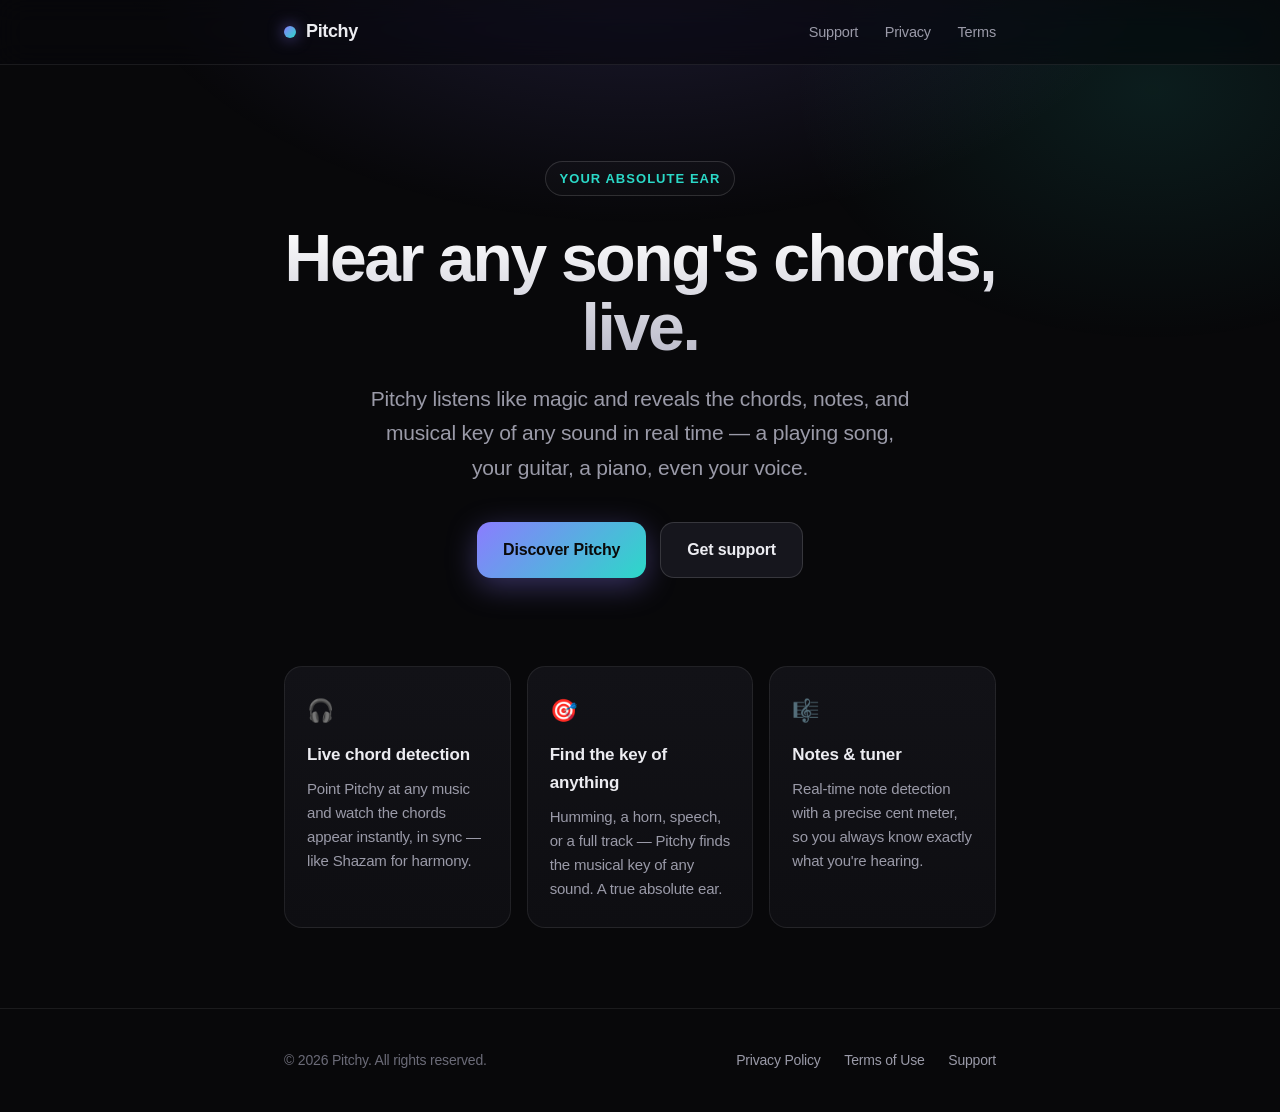
<file: index.html>
<!DOCTYPE html>
<html lang="en">
<head>
  <meta charset="UTF-8" />
  <meta name="viewport" content="width=device-width, initial-scale=1.0" />
  <title>Pitchy — Hear any song's chords, live</title>
  <meta name="description" content="Pitchy listens like magic and shows the chords, notes, and musical key of any sound in real time — songs, guitar, piano, even your voice. On-device and private." />
  <meta property="og:title" content="Pitchy — Chord & Key Finder" />
  <meta property="og:description" content="Real-time chords, notes, and key detection for any sound. On-device. Private." />
  <meta property="og:type" content="website" />
  <link rel="stylesheet" href="style.css" />
</head>
<body>
  <header class="site">
    <div class="wrap">
      <a class="brand" href="index.html"><span class="dot"></span> Pitchy</a>
      <nav class="site">
        <a href="support.html">Support</a>
        <a href="privacy.html">Privacy</a>
        <a href="terms.html">Terms</a>
      </nav>
    </div>
  </header>

  <section class="hero">
    <div class="wrap">
      <span class="eyebrow">Your absolute ear</span>
      <h1>Hear any song's chords, live.</h1>
      <p class="lead">Pitchy listens like magic and reveals the chords, notes, and musical key of any sound in real time — a playing song, your guitar, a piano, even your voice.</p>
      <div class="cta-row">
        <a class="cta" href="#features">Discover Pitchy</a>
        <a class="cta secondary" href="support.html">Get support</a>
      </div>
    </div>
  </section>

  <section class="wrap" id="features">
    <div class="features">
      <div class="card">
        <span class="ic">🎧</span>
        <h3>Live chord detection</h3>
        <p>Point Pitchy at any music and watch the chords appear instantly, in sync — like Shazam for harmony.</p>
      </div>
      <div class="card">
        <span class="ic">🎯</span>
        <h3>Find the key of anything</h3>
        <p>Humming, a horn, speech, or a full track — Pitchy finds the musical key of any sound. A true absolute ear.</p>
      </div>
      <div class="card">
        <span class="ic">🎼</span>
        <h3>Notes &amp; tuner</h3>
        <p>Real-time note detection with a precise cent meter, so you always know exactly what you're hearing.</p>
      </div>
    </div>
  </section>

  <footer class="site">
    <div class="wrap">
      <span>© 2026 Pitchy. All rights reserved.</span>
      <nav>
        <a href="privacy.html">Privacy Policy</a>
        <a href="terms.html">Terms of Use</a>
        <a href="support.html">Support</a>
      </nav>
    </div>
  </footer>
</body>
</html>
</file>
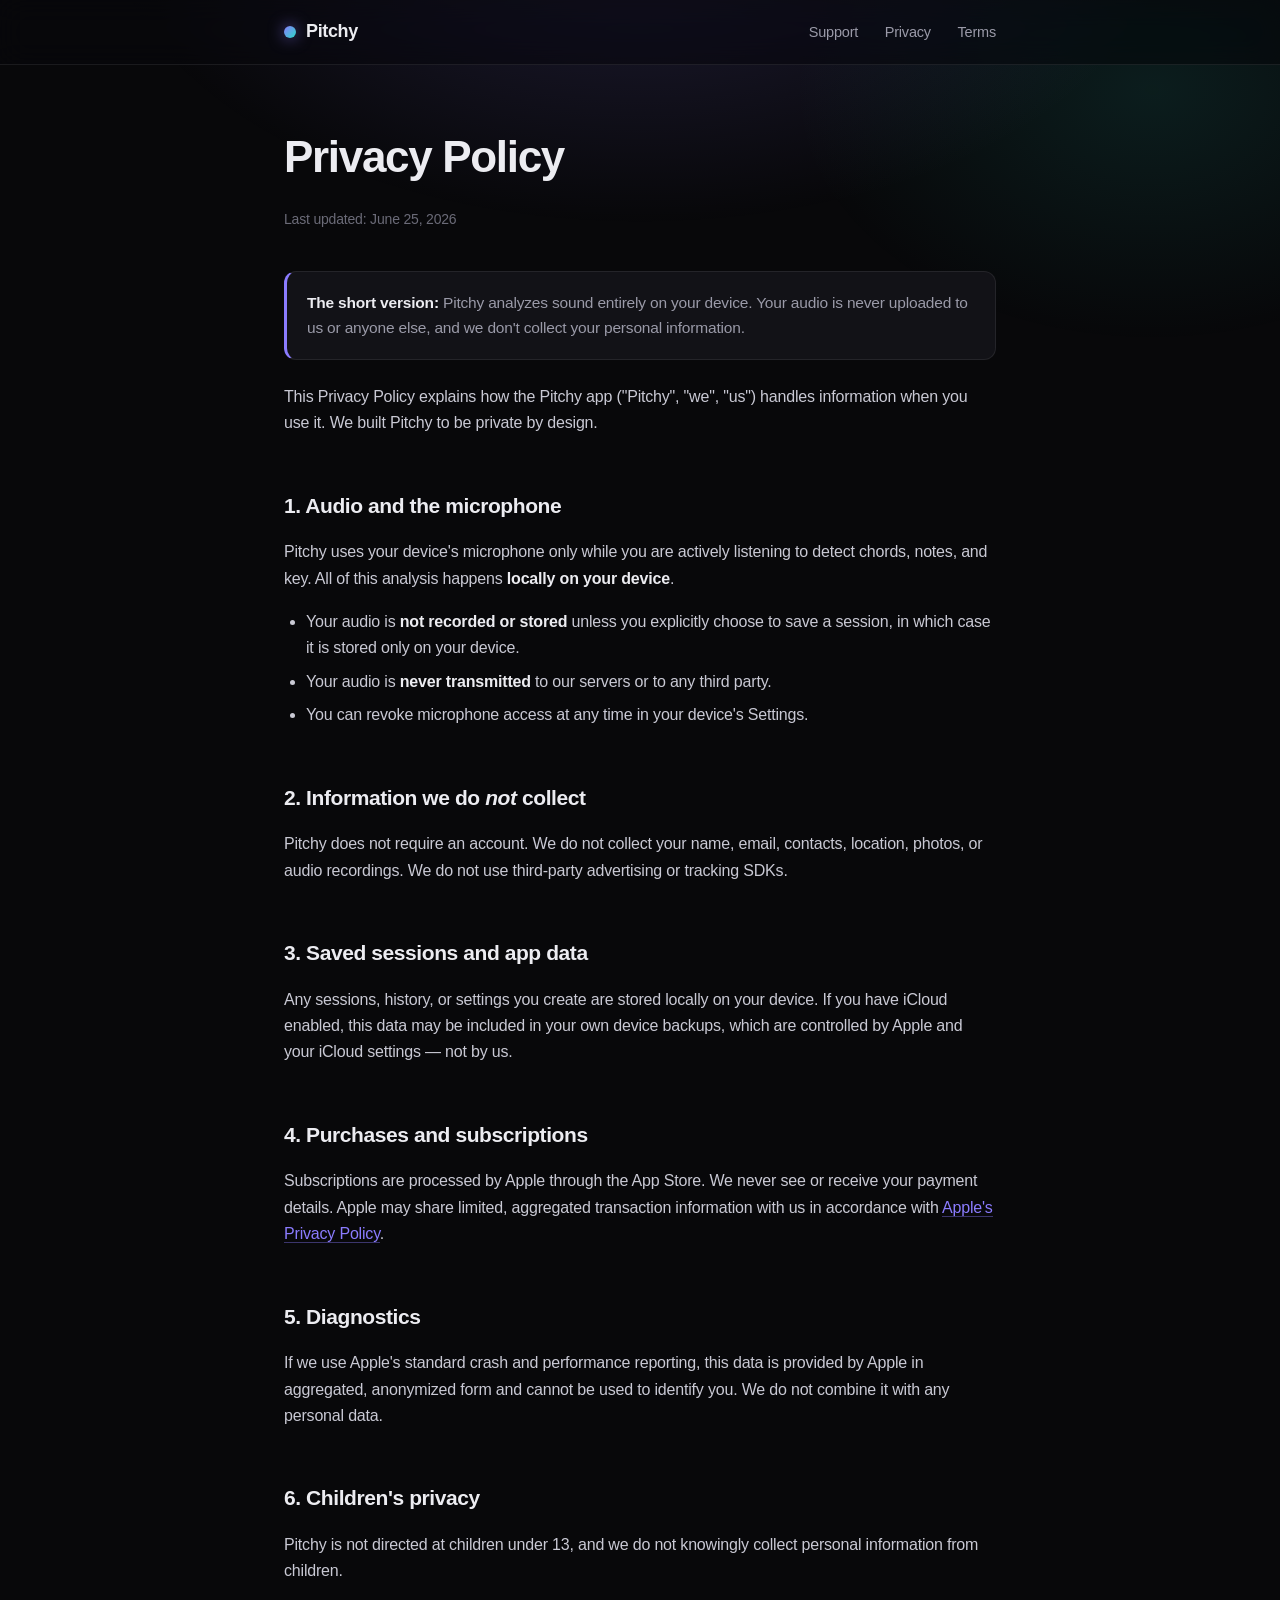
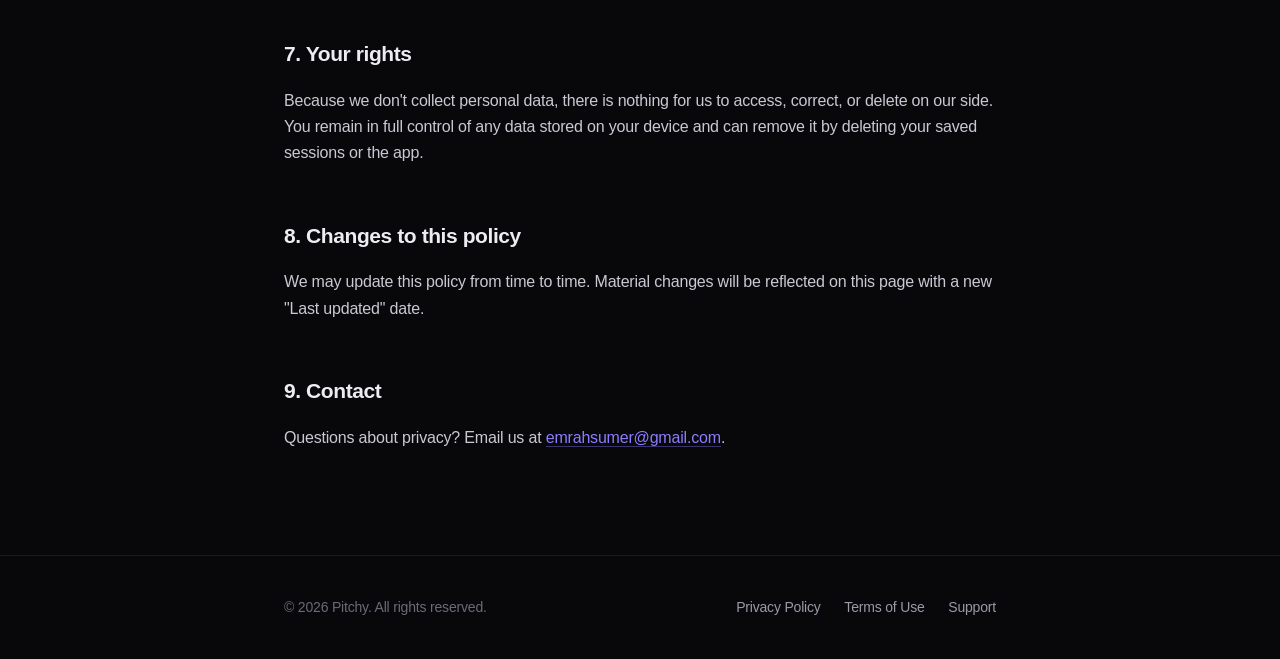
<file: privacy.html>
<!DOCTYPE html>
<html lang="en">
<head>
  <meta charset="UTF-8" />
  <meta name="viewport" content="width=device-width, initial-scale=1.0" />
  <title>Privacy Policy — Pitchy</title>
  <meta name="description" content="Pitchy's privacy policy. All audio analysis happens on your device. We don't collect, store, or share your personal data." />
  <link rel="stylesheet" href="style.css" />
</head>
<body>
  <header class="site">
    <div class="wrap">
      <a class="brand" href="index.html"><span class="dot"></span> Pitchy</a>
      <nav class="site">
        <a href="support.html">Support</a>
        <a href="privacy.html">Privacy</a>
        <a href="terms.html">Terms</a>
      </nav>
    </div>
  </header>

  <main class="doc">
    <div class="wrap">
      <h1>Privacy Policy</h1>
      <p class="updated">Last updated: June 25, 2026</p>

      <div class="callout">
        <strong>The short version:</strong> Pitchy analyzes sound entirely on your device. Your audio is never uploaded to us or anyone else, and we don't collect your personal information.
      </div>

      <p>This Privacy Policy explains how the Pitchy app ("Pitchy", "we", "us") handles information when you use it. We built Pitchy to be private by design.</p>

      <h2>1. Audio and the microphone</h2>
      <p>Pitchy uses your device's microphone only while you are actively listening to detect chords, notes, and key. All of this analysis happens <strong>locally on your device</strong>.</p>
      <ul>
        <li>Your audio is <strong>not recorded or stored</strong> unless you explicitly choose to save a session, in which case it is stored only on your device.</li>
        <li>Your audio is <strong>never transmitted</strong> to our servers or to any third party.</li>
        <li>You can revoke microphone access at any time in your device's Settings.</li>
      </ul>

      <h2>2. Information we do <em>not</em> collect</h2>
      <p>Pitchy does not require an account. We do not collect your name, email, contacts, location, photos, or audio recordings. We do not use third-party advertising or tracking SDKs.</p>

      <h2>3. Saved sessions and app data</h2>
      <p>Any sessions, history, or settings you create are stored locally on your device. If you have iCloud enabled, this data may be included in your own device backups, which are controlled by Apple and your iCloud settings — not by us.</p>

      <h2>4. Purchases and subscriptions</h2>
      <p>Subscriptions are processed by Apple through the App Store. We never see or receive your payment details. Apple may share limited, aggregated transaction information with us in accordance with <a href="https://www.apple.com/legal/privacy/" target="_blank" rel="noopener">Apple's Privacy Policy</a>.</p>

      <h2>5. Diagnostics</h2>
      <p>If we use Apple's standard crash and performance reporting, this data is provided by Apple in aggregated, anonymized form and cannot be used to identify you. We do not combine it with any personal data.</p>

      <h2>6. Children's privacy</h2>
      <p>Pitchy is not directed at children under 13, and we do not knowingly collect personal information from children.</p>

      <h2>7. Your rights</h2>
      <p>Because we don't collect personal data, there is nothing for us to access, correct, or delete on our side. You remain in full control of any data stored on your device and can remove it by deleting your saved sessions or the app.</p>

      <h2>8. Changes to this policy</h2>
      <p>We may update this policy from time to time. Material changes will be reflected on this page with a new "Last updated" date.</p>

      <h2>9. Contact</h2>
      <p>Questions about privacy? Email us at <a href="mailto:emrahsumer@gmail.com">emrahsumer@gmail.com</a>.</p>
    </div>
  </main>

  <footer class="site">
    <div class="wrap">
      <span>© 2026 Pitchy. All rights reserved.</span>
      <nav>
        <a href="privacy.html">Privacy Policy</a>
        <a href="terms.html">Terms of Use</a>
        <a href="support.html">Support</a>
      </nav>
    </div>
  </footer>
</body>
</html>
</file>
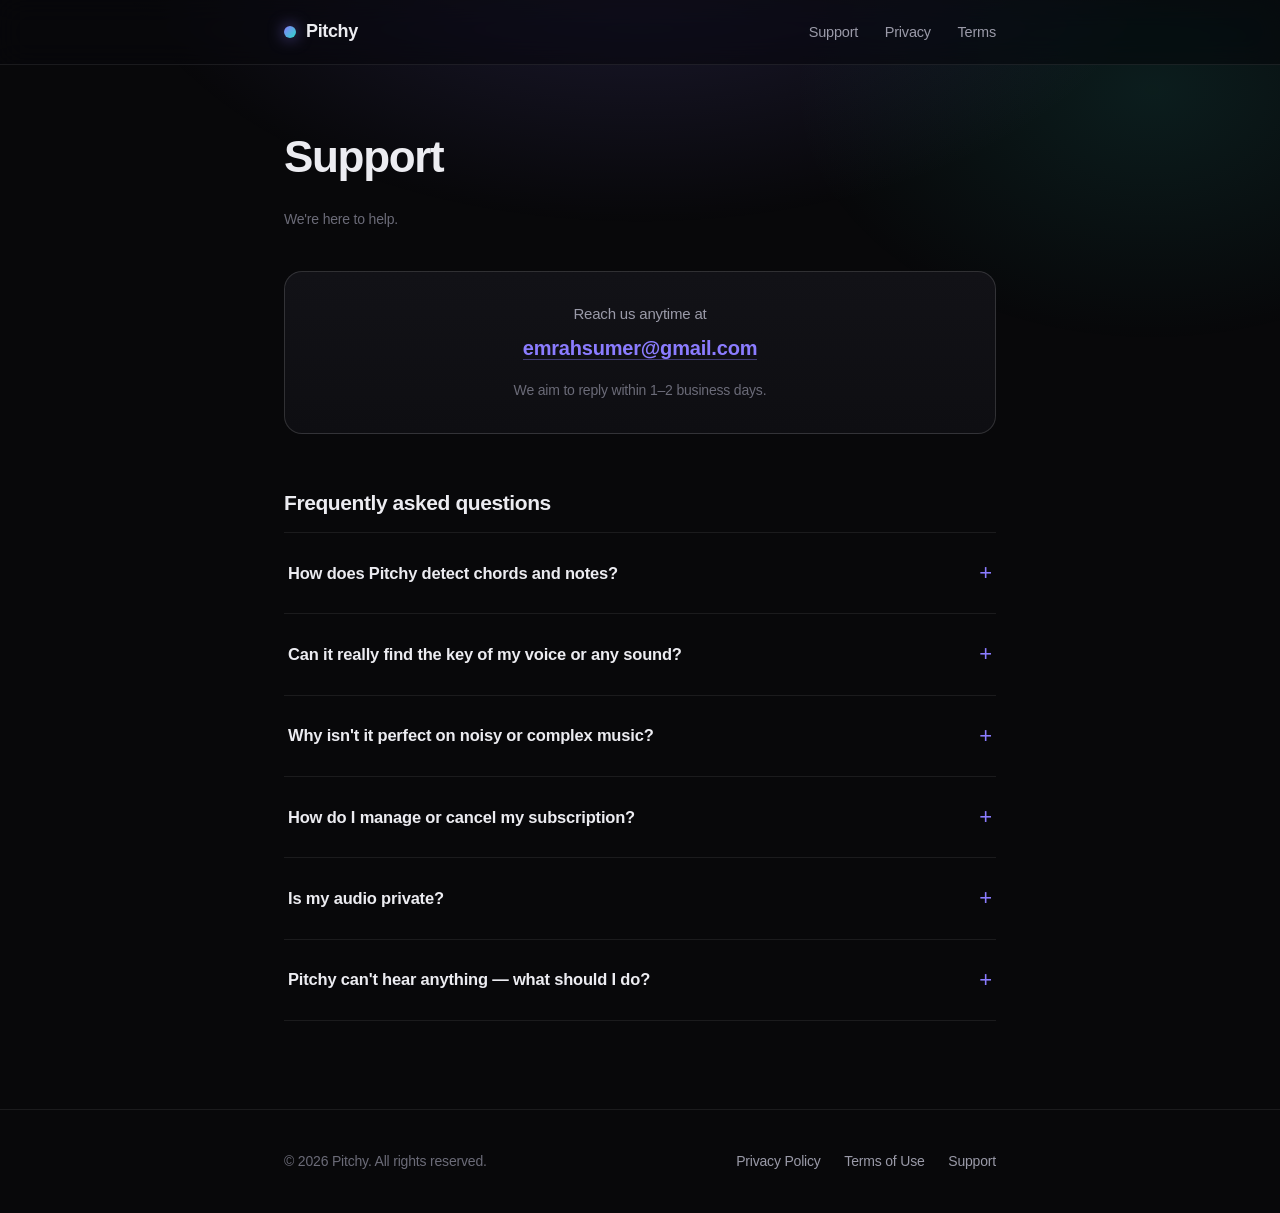
<file: support.html>
<!DOCTYPE html>
<html lang="en">
<head>
  <meta charset="UTF-8" />
  <meta name="viewport" content="width=device-width, initial-scale=1.0" />
  <title>Support — Pitchy</title>
  <meta name="description" content="Get help with Pitchy. Contact us and read answers to common questions about chord detection, key finding, and subscriptions." />
  <link rel="stylesheet" href="style.css" />
</head>
<body>
  <header class="site">
    <div class="wrap">
      <a class="brand" href="index.html"><span class="dot"></span> Pitchy</a>
      <nav class="site">
        <a href="support.html">Support</a>
        <a href="privacy.html">Privacy</a>
        <a href="terms.html">Terms</a>
      </nav>
    </div>
  </header>

  <main class="doc">
    <div class="wrap">
      <h1>Support</h1>
      <p class="updated">We're here to help.</p>

      <div class="contact-box">
        <p style="margin:0 0 6px; color:var(--muted); font-size:15px;">Reach us anytime at</p>
        <a class="email" href="mailto:emrahsumer@gmail.com">emrahsumer@gmail.com</a>
        <p style="margin:14px 0 0; color:var(--faint); font-size:14px;">We aim to reply within 1–2 business days.</p>
      </div>

      <h2>Frequently asked questions</h2>
      <div class="faq">
        <details>
          <summary>How does Pitchy detect chords and notes?</summary>
          <p>Pitchy listens through your microphone and analyzes the sound in real time, entirely on your device, to identify the notes, chords, and overall musical key. Nothing is sent to the internet.</p>
        </details>
        <details>
          <summary>Can it really find the key of my voice or any sound?</summary>
          <p>Yes — that's what makes Pitchy special. It estimates the dominant musical key from almost any sound source, including humming, singing, or instruments. Clean, steady sounds give the most accurate results.</p>
        </details>
        <details>
          <summary>Why isn't it perfect on noisy or complex music?</summary>
          <p>Detecting many notes at once from noisy, real-world audio is genuinely hard. Pitchy shows a confidence indicator so you always know how sure it is, and accuracy keeps improving with each update.</p>
        </details>
        <details>
          <summary>How do I manage or cancel my subscription?</summary>
          <p>Subscriptions are handled by Apple. Open the <strong>Settings</strong> app on your device, tap your name, then <strong>Subscriptions</strong>, and select Pitchy to change or cancel. You can also manage it in the App Store under your account.</p>
        </details>
        <details>
          <summary>Is my audio private?</summary>
          <p>Completely. All analysis happens on your device and your audio is never uploaded or shared. See our <a href="privacy.html">Privacy Policy</a> for details.</p>
        </details>
        <details>
          <summary>Pitchy can't hear anything — what should I do?</summary>
          <p>Make sure microphone access is enabled for Pitchy in your device's <strong>Settings → Privacy &amp; Security → Microphone</strong>, and that no other app is using the microphone.</p>
        </details>
      </div>
    </div>
  </main>

  <footer class="site">
    <div class="wrap">
      <span>© 2026 Pitchy. All rights reserved.</span>
      <nav>
        <a href="privacy.html">Privacy Policy</a>
        <a href="terms.html">Terms of Use</a>
        <a href="support.html">Support</a>
      </nav>
    </div>
  </footer>
</body>
</html>
</file>
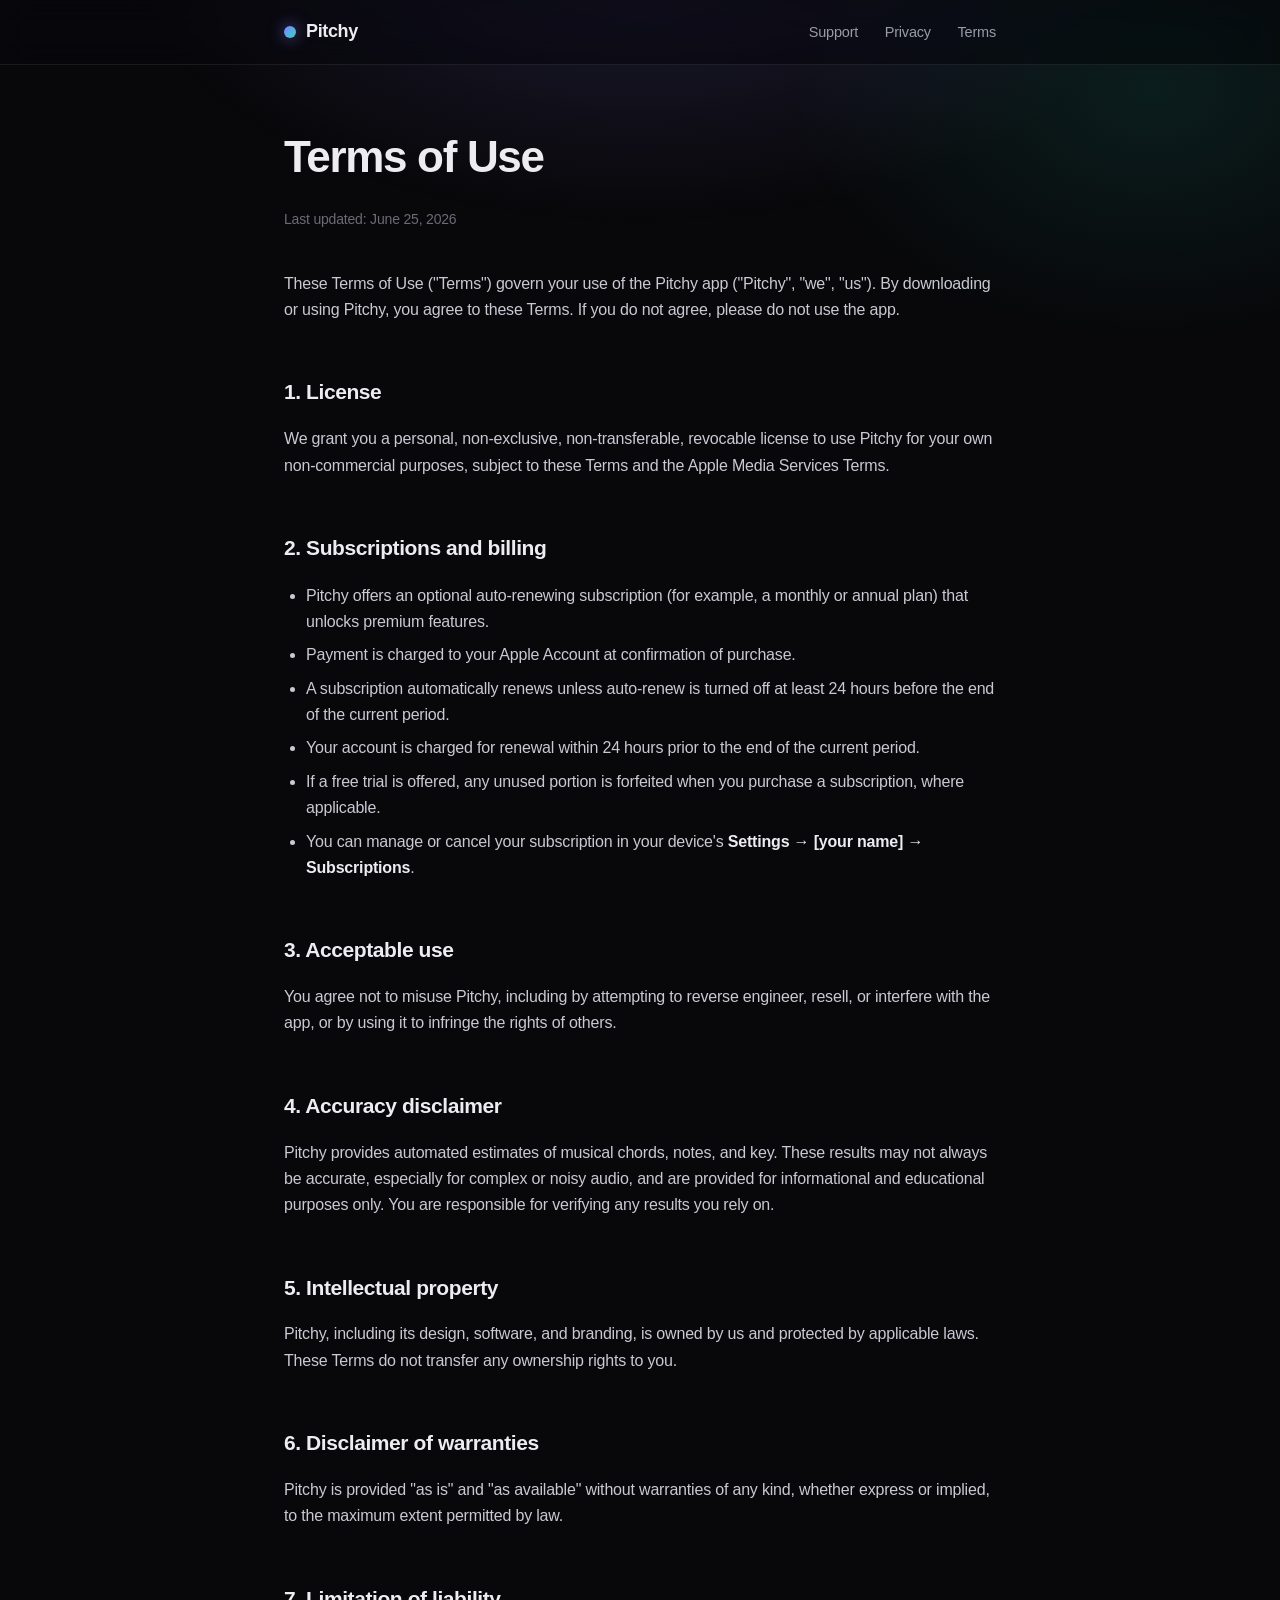
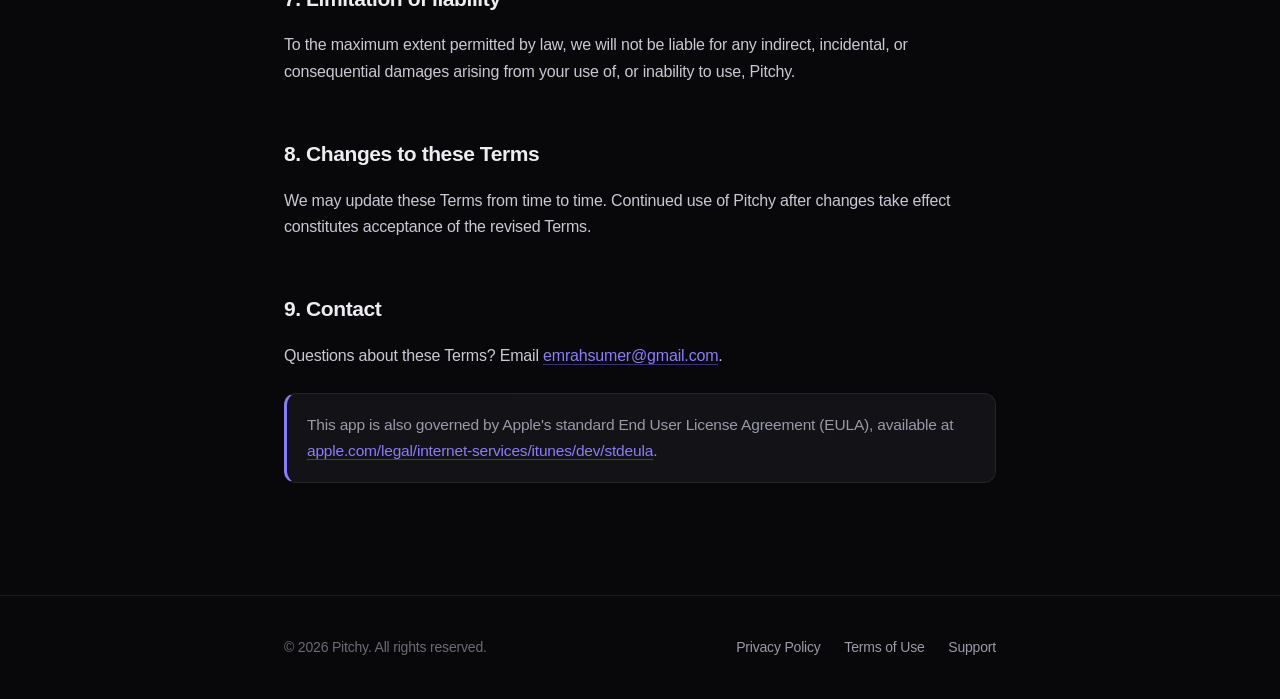
<file: terms.html>
<!DOCTYPE html>
<html lang="en">
<head>
  <meta charset="UTF-8" />
  <meta name="viewport" content="width=device-width, initial-scale=1.0" />
  <title>Terms of Use — Pitchy</title>
  <meta name="description" content="Terms of Use (EULA) for the Pitchy app, including subscription terms." />
  <link rel="stylesheet" href="style.css" />
</head>
<body>
  <header class="site">
    <div class="wrap">
      <a class="brand" href="index.html"><span class="dot"></span> Pitchy</a>
      <nav class="site">
        <a href="support.html">Support</a>
        <a href="privacy.html">Privacy</a>
        <a href="terms.html">Terms</a>
      </nav>
    </div>
  </header>

  <main class="doc">
    <div class="wrap">
      <h1>Terms of Use</h1>
      <p class="updated">Last updated: June 25, 2026</p>

      <p>These Terms of Use ("Terms") govern your use of the Pitchy app ("Pitchy", "we", "us"). By downloading or using Pitchy, you agree to these Terms. If you do not agree, please do not use the app.</p>

      <h2>1. License</h2>
      <p>We grant you a personal, non-exclusive, non-transferable, revocable license to use Pitchy for your own non-commercial purposes, subject to these Terms and the Apple Media Services Terms.</p>

      <h2>2. Subscriptions and billing</h2>
      <ul>
        <li>Pitchy offers an optional auto-renewing subscription (for example, a monthly or annual plan) that unlocks premium features.</li>
        <li>Payment is charged to your Apple Account at confirmation of purchase.</li>
        <li>A subscription automatically renews unless auto-renew is turned off at least 24 hours before the end of the current period.</li>
        <li>Your account is charged for renewal within 24 hours prior to the end of the current period.</li>
        <li>If a free trial is offered, any unused portion is forfeited when you purchase a subscription, where applicable.</li>
        <li>You can manage or cancel your subscription in your device's <strong>Settings → [your name] → Subscriptions</strong>.</li>
      </ul>

      <h2>3. Acceptable use</h2>
      <p>You agree not to misuse Pitchy, including by attempting to reverse engineer, resell, or interfere with the app, or by using it to infringe the rights of others.</p>

      <h2>4. Accuracy disclaimer</h2>
      <p>Pitchy provides automated estimates of musical chords, notes, and key. These results may not always be accurate, especially for complex or noisy audio, and are provided for informational and educational purposes only. You are responsible for verifying any results you rely on.</p>

      <h2>5. Intellectual property</h2>
      <p>Pitchy, including its design, software, and branding, is owned by us and protected by applicable laws. These Terms do not transfer any ownership rights to you.</p>

      <h2>6. Disclaimer of warranties</h2>
      <p>Pitchy is provided "as is" and "as available" without warranties of any kind, whether express or implied, to the maximum extent permitted by law.</p>

      <h2>7. Limitation of liability</h2>
      <p>To the maximum extent permitted by law, we will not be liable for any indirect, incidental, or consequential damages arising from your use of, or inability to use, Pitchy.</p>

      <h2>8. Changes to these Terms</h2>
      <p>We may update these Terms from time to time. Continued use of Pitchy after changes take effect constitutes acceptance of the revised Terms.</p>

      <h2>9. Contact</h2>
      <p>Questions about these Terms? Email <a href="mailto:emrahsumer@gmail.com">emrahsumer@gmail.com</a>.</p>

      <div class="callout">
        This app is also governed by Apple's standard End User License Agreement (EULA), available at
        <a href="https://www.apple.com/legal/internet-services/itunes/dev/stdeula/" target="_blank" rel="noopener">apple.com/legal/internet-services/itunes/dev/stdeula</a>.
      </div>
    </div>
  </main>

  <footer class="site">
    <div class="wrap">
      <span>© 2026 Pitchy. All rights reserved.</span>
      <nav>
        <a href="privacy.html">Privacy Policy</a>
        <a href="terms.html">Terms of Use</a>
        <a href="support.html">Support</a>
      </nav>
    </div>
  </footer>
</body>
</html>
</file>
<file: style.css>
:root {
  --bg: #08080a;
  --bg-soft: #0e0e12;
  --surface: #121217;
  --surface-2: #16161d;
  --text: #ECECF1;
  --muted: #9a9aa8;
  --faint: #6b6b78;
  --border: rgba(255, 255, 255, 0.08);
  --border-strong: rgba(255, 255, 255, 0.14);
  --accent: #8b7cff;
  --accent-2: #2bd9c8;
  --radius: 18px;
  --maxw: 760px;
  --font: -apple-system, BlinkMacSystemFont, "Segoe UI", Inter, Roboto, Helvetica, Arial, sans-serif;
}

* { box-sizing: border-box; }

html { -webkit-text-size-adjust: 100%; scroll-behavior: smooth; }

body {
  margin: 0;
  font-family: var(--font);
  background: var(--bg);
  color: var(--text);
  line-height: 1.65;
  font-size: 17px;
  letter-spacing: -0.011em;
  -webkit-font-smoothing: antialiased;
  text-rendering: optimizeLegibility;
}

/* Ambient gradient glow */
body::before {
  content: "";
  position: fixed;
  inset: 0;
  z-index: -1;
  background:
    radial-gradient(60% 50% at 50% -10%, rgba(139, 124, 255, 0.18), transparent 70%),
    radial-gradient(40% 40% at 90% 10%, rgba(43, 217, 200, 0.10), transparent 70%);
  pointer-events: none;
}

a { color: var(--accent); text-decoration: none; transition: color 0.2s ease; }
a:hover { color: #a99dff; }

.wrap { max-width: var(--maxw); margin: 0 auto; padding: 0 24px; }

/* Header */
header.site {
  position: sticky;
  top: 0;
  z-index: 10;
  backdrop-filter: saturate(160%) blur(14px);
  -webkit-backdrop-filter: saturate(160%) blur(14px);
  background: rgba(8, 8, 10, 0.6);
  border-bottom: 1px solid var(--border);
}
header.site .wrap {
  display: flex;
  align-items: center;
  justify-content: space-between;
  height: 64px;
}

.brand { display: flex; align-items: center; gap: 10px; font-weight: 700; font-size: 18px; color: var(--text); letter-spacing: -0.02em; }
.brand:hover { color: var(--text); }
.brand .dot {
  width: 12px; height: 12px; border-radius: 50%;
  background: linear-gradient(135deg, var(--accent), var(--accent-2));
  box-shadow: 0 0 16px rgba(139, 124, 255, 0.7);
}

nav.site a { color: var(--muted); font-size: 14.5px; font-weight: 500; margin-left: 22px; }
nav.site a:hover { color: var(--text); }
@media (max-width: 560px) { nav.site a { margin-left: 16px; font-size: 13.5px; } }

/* Hero */
.hero { padding: 96px 0 64px; text-align: center; }
.eyebrow {
  display: inline-block;
  font-size: 13px; font-weight: 600; letter-spacing: 0.08em; text-transform: uppercase;
  color: var(--accent-2);
  padding: 6px 14px; border: 1px solid var(--border-strong); border-radius: 999px;
  margin-bottom: 28px;
  background: rgba(255,255,255,0.02);
}
.hero h1 {
  font-size: clamp(38px, 7vw, 66px);
  line-height: 1.04;
  letter-spacing: -0.035em;
  font-weight: 760;
  margin: 0 0 20px;
  background: linear-gradient(180deg, #ffffff 0%, #b8b8c8 100%);
  -webkit-background-clip: text; background-clip: text;
  -webkit-text-fill-color: transparent;
}
.hero p.lead {
  font-size: clamp(17px, 2.4vw, 21px);
  color: var(--muted);
  max-width: 540px; margin: 0 auto 36px;
}
.cta {
  display: inline-flex; align-items: center; gap: 10px;
  padding: 14px 26px; border-radius: 14px;
  font-weight: 600; font-size: 16px;
  color: #0a0a0a;
  background: linear-gradient(135deg, var(--accent), var(--accent-2));
  box-shadow: 0 8px 30px rgba(139, 124, 255, 0.35);
  transition: transform 0.2s ease, box-shadow 0.2s ease;
}
.cta:hover { transform: translateY(-2px); color: #0a0a0a; box-shadow: 0 12px 38px rgba(139, 124, 255, 0.45); }
.cta.secondary {
  color: var(--text); background: var(--surface-2);
  border: 1px solid var(--border-strong); box-shadow: none;
}
.cta.secondary:hover { color: var(--text); background: #1d1d26; }
.cta-row { display: flex; gap: 14px; justify-content: center; flex-wrap: wrap; }

/* Feature cards */
.features { display: grid; grid-template-columns: repeat(3, 1fr); gap: 16px; padding: 24px 0 80px; }
@media (max-width: 680px) { .features { grid-template-columns: 1fr; } }
.card {
  background: linear-gradient(180deg, var(--surface), var(--bg-soft));
  border: 1px solid var(--border);
  border-radius: var(--radius);
  padding: 26px 22px;
}
.card .ic { font-size: 22px; margin-bottom: 12px; display: block; }
.card h3 { margin: 0 0 8px; font-size: 17px; letter-spacing: -0.01em; }
.card p { margin: 0; color: var(--muted); font-size: 15px; line-height: 1.6; }

/* Legal / content pages */
main.doc { padding: 56px 0 88px; }
main.doc h1 { font-size: clamp(30px, 5vw, 44px); letter-spacing: -0.03em; margin: 0 0 8px; font-weight: 740; }
main.doc .updated { color: var(--faint); font-size: 14px; margin-bottom: 40px; }
main.doc h2 {
  font-size: 21px; letter-spacing: -0.02em; margin: 44px 0 12px; font-weight: 660;
  padding-top: 8px;
}
main.doc h3 { font-size: 17px; margin: 28px 0 8px; font-weight: 620; }
main.doc p, main.doc li { color: #c9c9d4; font-size: 16px; }
main.doc ul { padding-left: 22px; }
main.doc li { margin: 7px 0; }
main.doc strong { color: var(--text); }
main.doc a { border-bottom: 1px solid rgba(139,124,255,0.4); }

.callout {
  background: var(--surface);
  border: 1px solid var(--border);
  border-left: 3px solid var(--accent);
  border-radius: 12px;
  padding: 18px 20px;
  margin: 24px 0;
  color: var(--muted);
  font-size: 15.5px;
}

.faq { border-top: 1px solid var(--border); margin-top: 8px; }
.faq details {
  border-bottom: 1px solid var(--border);
  padding: 4px 0;
}
.faq summary {
  cursor: pointer; list-style: none; padding: 18px 4px;
  font-weight: 600; font-size: 16.5px; color: var(--text);
  display: flex; justify-content: space-between; align-items: center;
}
.faq summary::-webkit-details-marker { display: none; }
.faq summary::after { content: "+"; color: var(--accent); font-size: 22px; font-weight: 400; }
.faq details[open] summary::after { content: "–"; }
.faq details p { padding: 0 4px 18px; margin: 0; }

.contact-box {
  background: linear-gradient(180deg, var(--surface), var(--bg-soft));
  border: 1px solid var(--border-strong);
  border-radius: var(--radius);
  padding: 30px; text-align: center; margin: 28px 0;
}
.contact-box .email { font-size: 20px; font-weight: 640; letter-spacing: -0.01em; }

/* Footer */
footer.site {
  border-top: 1px solid var(--border);
  padding: 40px 0;
  color: var(--faint);
  font-size: 14px;
}
footer.site .wrap { display: flex; justify-content: space-between; align-items: center; flex-wrap: wrap; gap: 14px; }
footer.site nav a { color: var(--muted); margin-left: 20px; }
footer.site nav a:first-child { margin-left: 0; }
footer.site nav a:hover { color: var(--text); }
@media (max-width: 520px) { footer.site .wrap { flex-direction: column; text-align: center; } footer.site nav a { margin: 0 10px; } }
</file>
